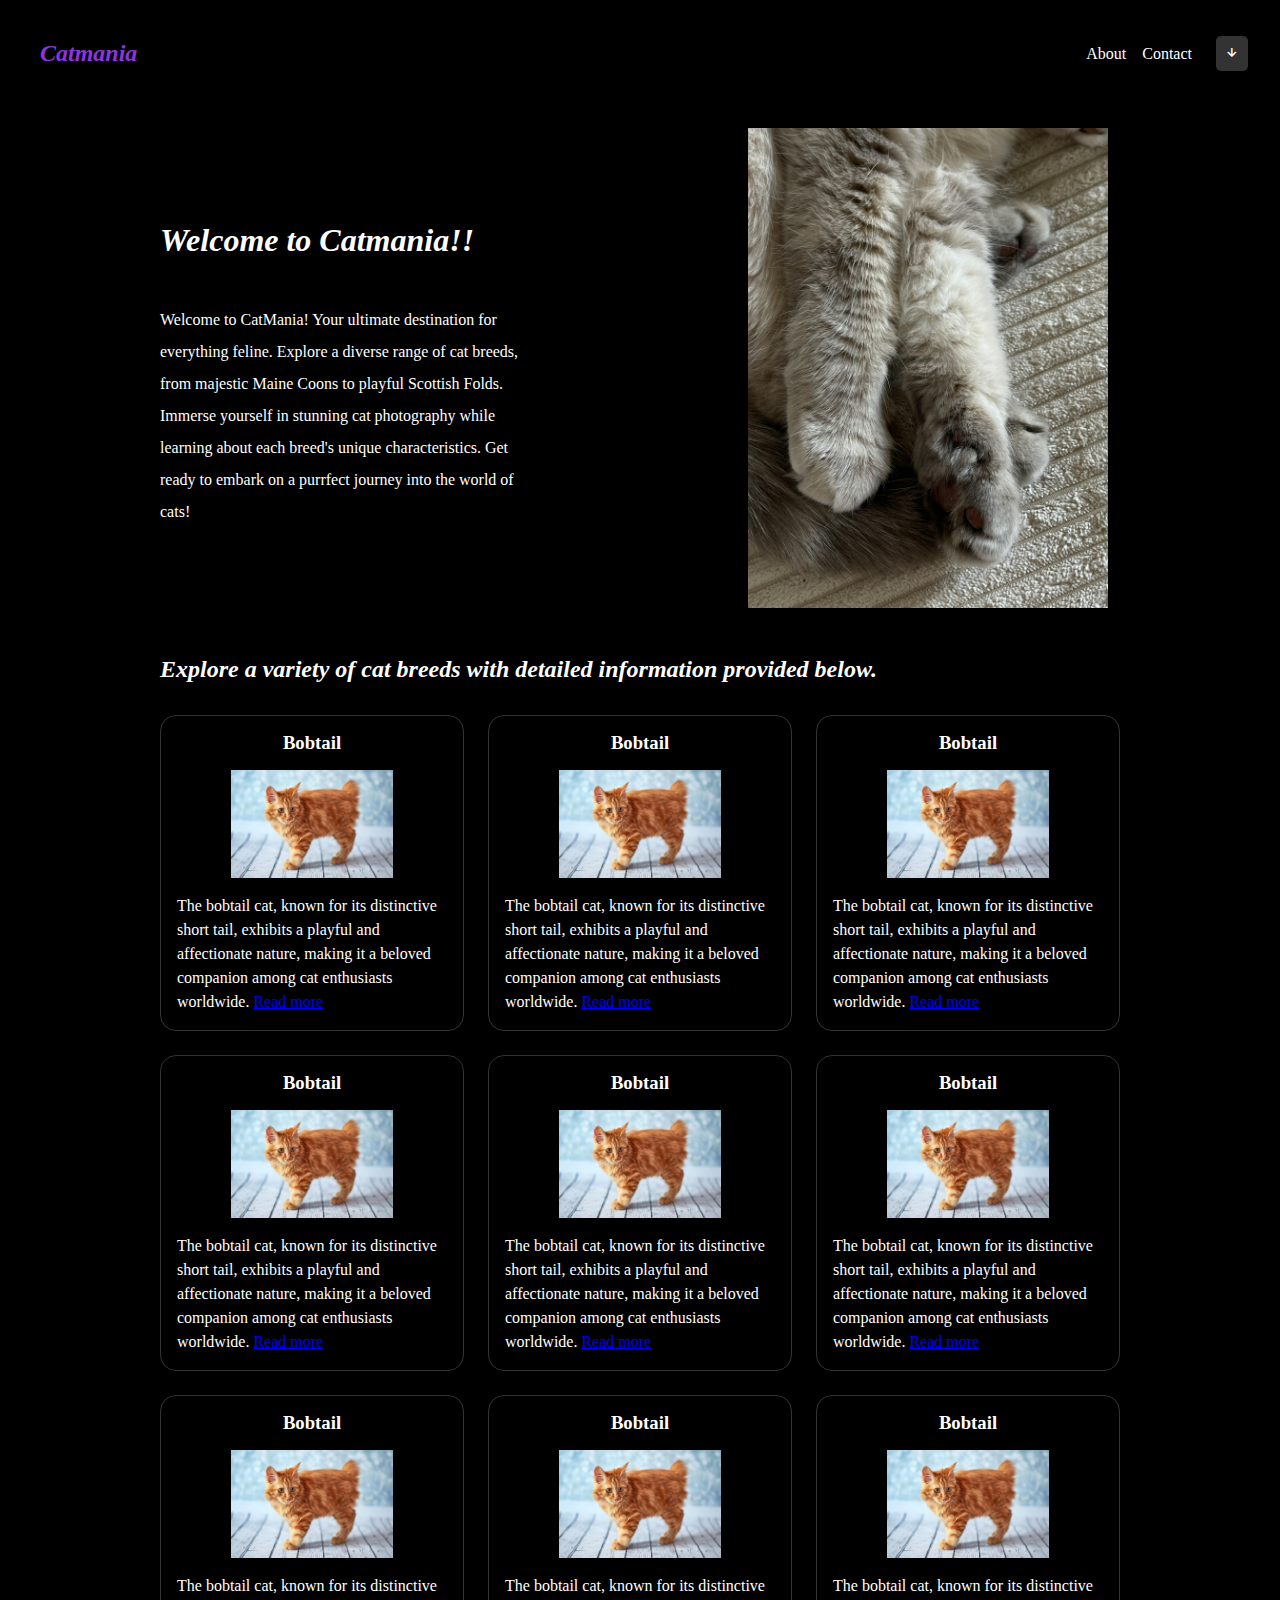
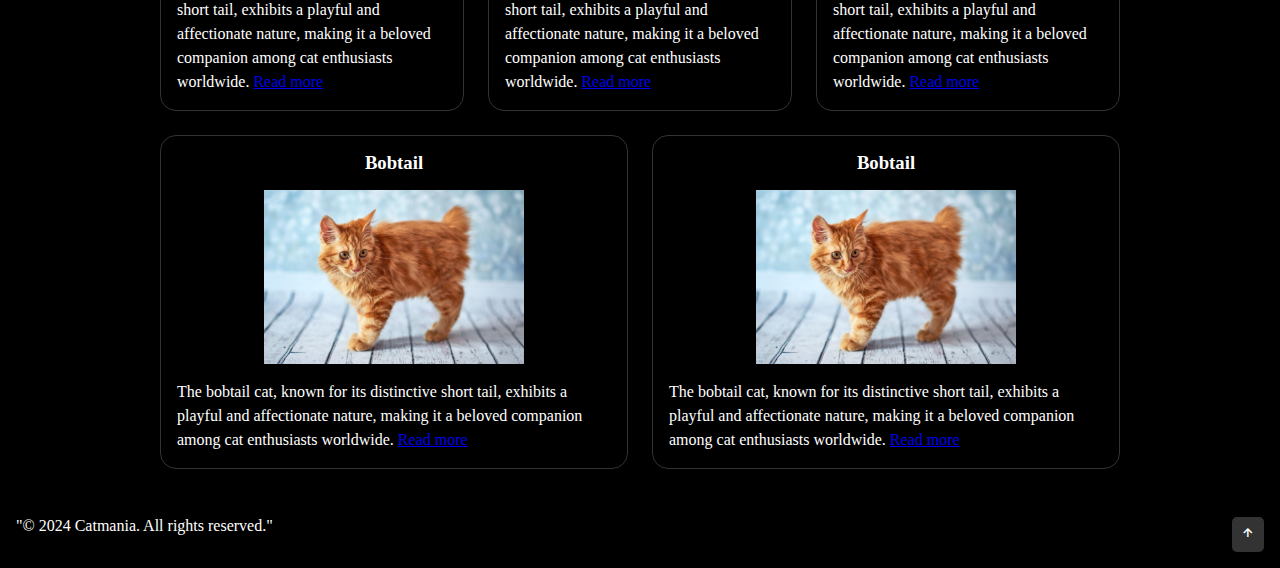
<file: index.html>
<!DOCTYPE html>
<html lang="en">
<head>
    <meta charset="UTF-8">
    <meta name="viewport" content="width=device-width, initial-scale=1.0">
    <title>Home</title>
    <link href='https://unpkg.com/boxicons@2.1.4/css/boxicons.min.css' rel='stylesheet'>
    <link rel="stylesheet" href="/style.css">
</head>
<body>
    <nav class="navbar">
        <div>
            <p id="logo">Catmania</p>

            <div id="links">
                <a href="about.html">About</a>
                <a href="contact.html">Contact</a>
            </div> 
        </div>
         <a href="#bottom" class="arrow"><i class='bx bx-down-arrow-alt' ></i></a>
    </nav> 

    <main>
        <section class="intro" id="top">
                <div class="text-intro">
                    <h1>Welcome to Catmania!!</h1>
                    <p>Welcome to CatMania! Your ultimate destination for everything feline. Explore a diverse range of cat breeds, from majestic Maine Coons to playful Scottish Folds. Immerse yourself in stunning cat photography while learning about each breed's unique characteristics. Get ready to embark on a purrfect journey into the world of cats!</p>
                </div>
                <div class="image">
                    <img src="./img/paws.png" alt="cat-paws" width="360px">
                </div>
        </section>

        <section class="cat-types">
            <h2>Explore a variety of cat breeds with detailed information provided below.</h2>
            <section id="cats-cards">
                <div class="cat">
                    <h3>Bobtail</h3>
                    <img src="./img/bobtail.png" alt="picture of an orange bobtail cat" class="cat-images">
                    <p>The bobtail cat, known for its distinctive short tail, exhibits a playful and affectionate nature, making it a beloved companion among cat enthusiasts worldwide. <a href="https://en.wikipedia.org/wiki/American_Bobtail" target="_blank">Read more</a></p>
                </div>
                 <div class="cat">
                    <h3>Bobtail</h3>
                    <img src="./img/bobtail.png" alt="picture of an orange bobtail cat" class="cat-images">
                    <p>The bobtail cat, known for its distinctive short tail, exhibits a playful and affectionate nature, making it a beloved companion among cat enthusiasts worldwide. <a href="https://en.wikipedia.org/wiki/American_Bobtail" target="_blank">Read more</a></p>
                </div>
                 <div class="cat">
                    <h3>Bobtail</h3>
                    <img src="./img/bobtail.png" alt="picture of an orange bobtail cat" class="cat-images">
                    <p>The bobtail cat, known for its distinctive short tail, exhibits a playful and affectionate nature, making it a beloved companion among cat enthusiasts worldwide. <a href="https://en.wikipedia.org/wiki/American_Bobtail" target="_blank">Read more</a></p>
                </div>
                 <div class="cat">
                    <h3>Bobtail</h3>
                    <img src="./img/bobtail.png" alt="picture of an orange bobtail cat" class="cat-images">
                    <p>The bobtail cat, known for its distinctive short tail, exhibits a playful and affectionate nature, making it a beloved companion among cat enthusiasts worldwide. <a href="https://en.wikipedia.org/wiki/American_Bobtail" target="_blank">Read more</a></p>
                </div>
                 <div class="cat">
                    <h3>Bobtail</h3>
                    <img src="./img/bobtail.png" alt="picture of an orange bobtail cat" class="cat-images">
                    <p>The bobtail cat, known for its distinctive short tail, exhibits a playful and affectionate nature, making it a beloved companion among cat enthusiasts worldwide. <a href="https://en.wikipedia.org/wiki/American_Bobtail" target="_blank">Read more</a></p>
                </div>
                 <div class="cat">
                    <h3>Bobtail</h3>
                    <img src="./img/bobtail.png" alt="picture of an orange bobtail cat" class="cat-images">
                    <p>The bobtail cat, known for its distinctive short tail, exhibits a playful and affectionate nature, making it a beloved companion among cat enthusiasts worldwide. <a href="https://en.wikipedia.org/wiki/American_Bobtail" target="_blank">Read more</a></p>
                </div>
                 <div class="cat">
                    <h3>Bobtail</h3>
                    <img src="./img/bobtail.png" alt="picture of an orange bobtail cat" class="cat-images">
                    <p>The bobtail cat, known for its distinctive short tail, exhibits a playful and affectionate nature, making it a beloved companion among cat enthusiasts worldwide. <a href="https://en.wikipedia.org/wiki/American_Bobtail" target="_blank">Read more</a></p>
                </div>
                 <div class="cat">
                    <h3>Bobtail</h3>
                    <img src="./img/bobtail.png" alt="picture of an orange bobtail cat" class="cat-images">
                    <p>The bobtail cat, known for its distinctive short tail, exhibits a playful and affectionate nature, making it a beloved companion among cat enthusiasts worldwide. <a href="https://en.wikipedia.org/wiki/American_Bobtail" target="_blank">Read more</a></p>
                </div>
                 <div class="cat">
                    <h3>Bobtail</h3>
                    <img src="./img/bobtail.png" alt="picture of an orange bobtail cat" class="cat-images">
                    <p>The bobtail cat, known for its distinctive short tail, exhibits a playful and affectionate nature, making it a beloved companion among cat enthusiasts worldwide. <a href="https://en.wikipedia.org/wiki/American_Bobtail" target="_blank">Read more</a></p>
                </div>
                 <div class="cat">
                    <h3>Bobtail</h3>
                    <img src="./img/bobtail.png" alt="picture of an orange bobtail cat" class="cat-images">
                    <p>The bobtail cat, known for its distinctive short tail, exhibits a playful and affectionate nature, making it a beloved companion among cat enthusiasts worldwide. <a href="https://en.wikipedia.org/wiki/American_Bobtail" target="_blank">Read more</a></p>
                </div>
                <div class="cat">
                    <h3>Bobtail</h3>
                    <img src="./img/bobtail.png" alt="picture of an orange bobtail cat" class="cat-images">
                    <p>The bobtail cat, known for its distinctive short tail, exhibits a playful and affectionate nature, making it a beloved companion among cat enthusiasts worldwide. <a href="https://en.wikipedia.org/wiki/American_Bobtail" target="_blank">Read more</a></p>
                </div>
            </section>
        </section>
    </main>
    <footer id="bottom">
         <p>"© 2024 Catmania. All rights reserved."</p>
         <a href="#top" id="top" class="arrow"><i class='bx bx-up-arrow-alt'></i></a>
    </footer>
</body>
</html>
</file>
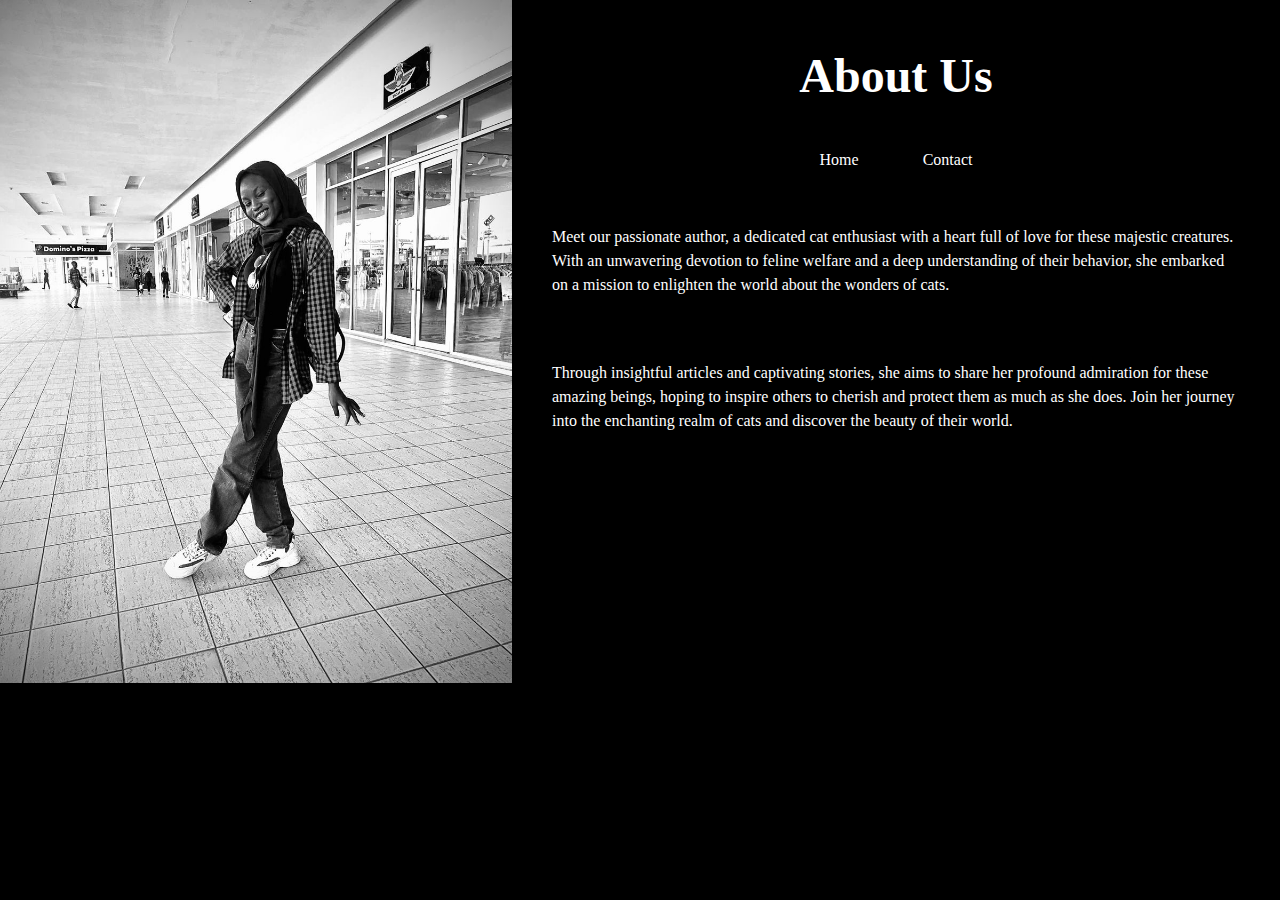
<file: about.html>
<!DOCTYPE html>
<html lang="en">
<head>
    <meta charset="UTF-8">
    <meta name="viewport" content="width=device-width, initial-scale=1.0">
    <title>About Us</title>
    <link rel="stylesheet" href="./styles/about.css">
</head>
<body>

    <main>
        <img src="./img/author.png" alt="picture of the author">
        <section class="right">
            <h1>About Us</h1>
            <div class="link">
                <a href="index.html">Home</a>
                <a href="contact.html">Contact</a>
            </div>

            <p>Meet our passionate author, a dedicated cat enthusiast with a heart full of love for these majestic creatures. With an unwavering devotion to feline welfare and a deep understanding of their behavior, she embarked on a mission to enlighten the world about the wonders of cats.</p>

            <p>
                Through insightful articles and captivating stories, she aims to share her profound admiration for these amazing beings, hoping to inspire others to cherish and protect them as much as she does. Join her journey into the enchanting realm of cats and discover the beauty of their world.
            </p>
        </section>
    </main>
</body>
</html>
</file>
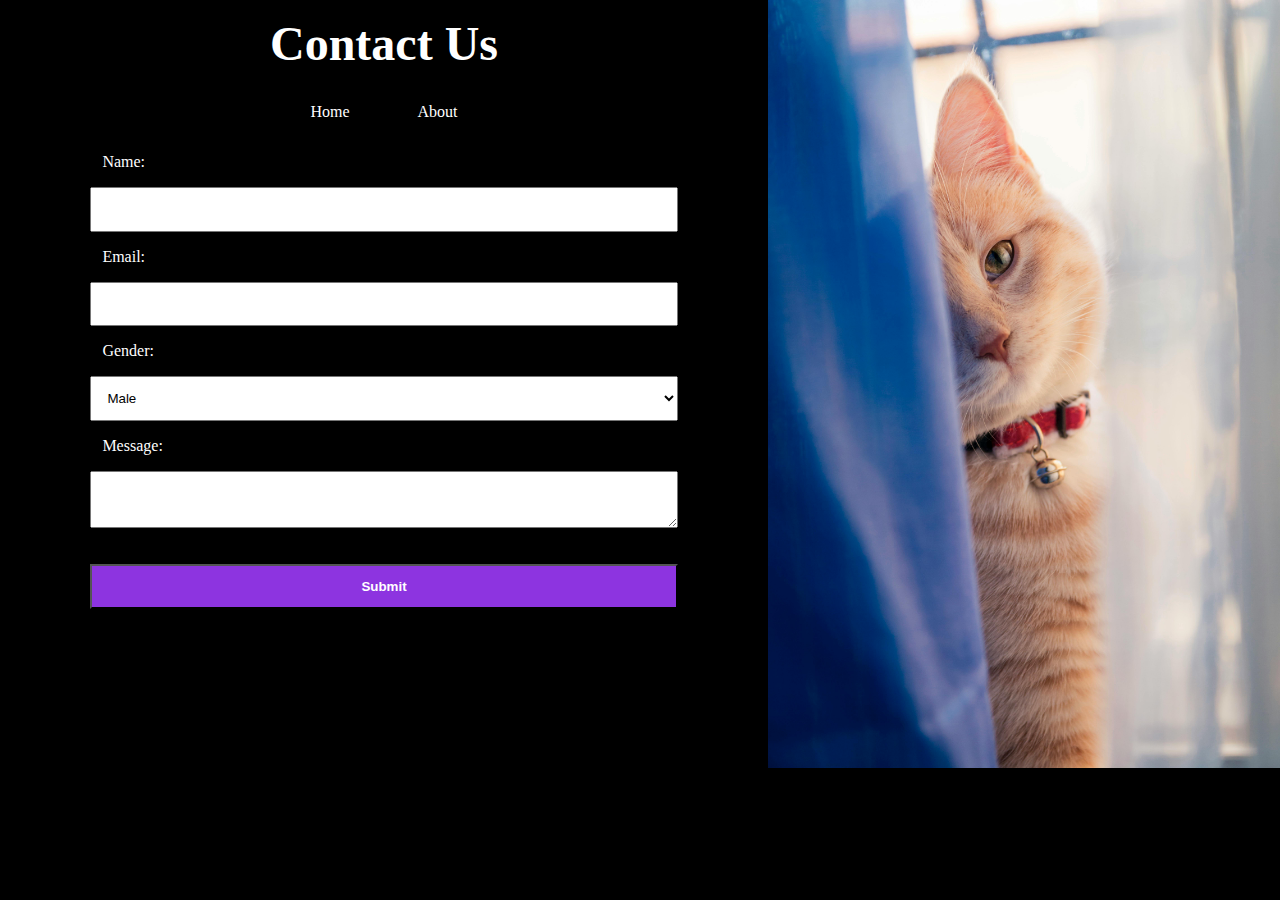
<file: contact.html>
<!DOCTYPE html>
<html lang="en">
<head>
    <meta charset="UTF-8">
    <meta name="viewport" content="width=device-width, initial-scale=1.0">
    <title>Contact</title>
    <link rel="stylesheet" href="./styles/contact.css">
</head>
<body>
    <main>
        <section class="left">
            <div class="heading">
                <h1>Contact Us</h1>
                <div class="link">
                    <a href="index.html">Home</a>
                    <a href="about.html">About</a>
                </div>
            </div>

    <!-- Simple form for collecting user information -->
    <div class="form-div">
        <div>
            <form action="submit.php" method="post">
                <label for="name">Name:</label>
                <input type="text" id="name" name="name">

                <label for="email">Email:</label>
                <input type="email" id="email" name="email">
                
                <label for="gender">Gender:</label>
                <select id="gender" name="gender">
                    <option value="male">Male</option>
                    <option value="female">Female</option>
                    <option value="other">Other</option>
                </select>
                
                <label for="message">Message:</label>
                <textarea id="message" name="message"></textarea>
                
                <input type="submit" value="Submit" id="submit">
            </form>    
        </div>
    </div>
        </section>

        <img src="./img/cat-contact.png" alt="a white cat behind a curtain">
    </main>
</body>
</html>
</file>
<file: style.css>
*{
    margin: 0;
    padding: 0;
    box-sizing: border-box;
 }
 
 body{
    background-color: black;
    color: white;
 }

 /* Navbar */
 .navbar{
    position: fixed;
    display: flex;
    justify-content: space-between;
    align-items: center;
    flex: 1 0 auto;
    padding: 2rem;
    margin-bottom: 2rem;
    width: 100%;
    z-index: 100;
    background-color: black;
}

 .navbar > div{
    display: flex;
    justify-content: space-between;
    align-items: center;
    width: 60%;
    flex: 1 2 auto;
 }

 #logo{
    font-size: 1.5rem;
    font-style: italic;
    font-weight: bold;
    color: rgb(141, 52, 224);
    padding: 0.5rem;
 }

 #links{
   display: flex;
   justify-content: space-between;
   align-items: center;
   margin-inline: 1rem;
 }

 #links a{
    text-decoration: none;
    color: white;
    font-size: 1rem;
    padding: 0.5rem;
 }

 #links a:hover{
    font-weight: bold;
    cursor: pointer;
    background-color: rgb(141, 52, 224);
 }

 .arrow{
    background-color: #333;
    color: white;
    padding: 0.5rem;
    text-decoration: none;
    border-radius: 5px;
    right: 20px;
 }


/* main  */
main{
   overflow: hidden;
   position: relative;
   padding-top: 8rem;
   padding-inline: 2rem ;
   margin: 0 auto;
   width: 80%;
}

.intro {
   display: flex;
   justify-content: space-between;
   align-items: center;
   width: 100%;
   margin-bottom: 3rem;
}

/* intro section */

.intro h1{
   margin-bottom: 2rem;
   font-size: 2rem;
   font-style: italic;
}

.text-intro{
   width: 40%;
   line-height: 2;
}

.image{
   width: 40%;
   display: flex;
   justify-content: center;
   align-items: center;
}

/* cat-types section */

.cat-types{
   margin-bottom: 2rem;
}

.cat-types h2{
   margin-bottom: 2rem;
   font-style: italic;
}

#cats-cards{
   display: flex;
   justify-content: space-around;
   /* align-items: center; */
   flex-wrap: wrap;
   gap: 1.5rem;
}

.cat{
   display: flex;
   flex-direction: column;
   gap: 1rem;
   align-items: center;
   width: 30%;
   overflow: hidden;
   border: 1px solid #333;
   border-radius: 1rem;
   padding: 1rem;
   flex: 1 0 auto;
}

.cat-images{
   width: 60%;
}

.cat p{
   line-height: 1.5;
}

#bottom{
   display: flex;
   padding: 1rem;
   justify-content: space-between;
}

/* mobile view */
@media (max-width: 900px){
    #navbar{
        padding: 0;
    }

    #navbar > div{
        display: block
    }

    .intro{ 
      display: block;
   }

   .text-intro{
      width: 100%;
   }

   .image{
      display: none;
   }

   .cat{
      width: 100%;
   }
}
</file>
<file: styles/about.css>
*{
    margin: 0;
    padding: 0;
    box-sizing: border-box;
}

body{
    background-color: black;
    color: white;
}

main{
    display: flex;
    justify-content: space-between;
    align-items: start;
}

.right{
    width: 60%;
    padding: 1rem;
}

.link{
    margin-bottom: 1rem;
    display: flex;
    justify-content: center;
    gap: 2rem;
}

.link a{
    text-decoration: none;
    color: white;
    padding: 1rem;
}

.link a:hover{
    font-weight: bold;
    cursor: pointer;
    background-color: rgb(141, 52, 224);
 }


h1{
    text-align: center;
    font-size: 3rem;
    padding: 2rem;
}

img{
    width: 40%;
    height: 30%;
    display: flex;
    justify-content: center;
    align-items: center;
}

p{
    line-height: 1.5;
    margin-block: 1rem;
    padding: 1.5rem;
}


@media (max-width:900px){
    main{
        display: block;
    }

    img{
        margin: 1rem auto;
    }

    .right{
        width: 100%;
    }
}
</file>
<file: styles/contact.css>
*{
    margin: 0;
    padding: 0;
    box-sizing: border-box;
 }
 
 body{
    background-color: black;
    color: white;
    overflow: hidden;
 }

 main{ 
    display: flex;
    justify-content: space-between;
    align-items: start;
}

.left{
    width: 60%;
    padding: 1rem;
}

.heading{
    display: flex;
    flex-direction: column;
    justify-content: start;
    align-items: center;
    gap: 2rem;
}

.heading a{
    color: white;
    text-decoration: none;
    margin: 1rem;
    padding: 1rem;
}

.heading a:hover{
    font-weight: bold;
    cursor: pointer;
    background-color: rgb(141, 52, 224);
 }

#link{
    display: flex;
    justify-content: space-around;
    align-items: center;
    gap: 15rem;
}

h1{
    text-align: center;
    font-size: 3rem;
}

.form-div{
    padding-top: 2rem;
    display: flex;
    justify-content: center;
    width: 80%;
    margin: 0 auto;
}

form input, select, textarea, label{
    width: 100%;
    padding: 0.8rem;
    margin-block:1rem;
}

#submit {
    background-color:rgb(141, 52, 224);
    cursor:pointer;
    color: white;
    font-weight: bold;

}

img{
    width: 40%;
    height: 30%;
    display: flex;
    justify-content: center;
    align-items: center;
}


/* mobile view */

@media (max-width: 900px){
    img{
        display: none;
    }

    .left{
        width: 100%
    }
}
</file>
